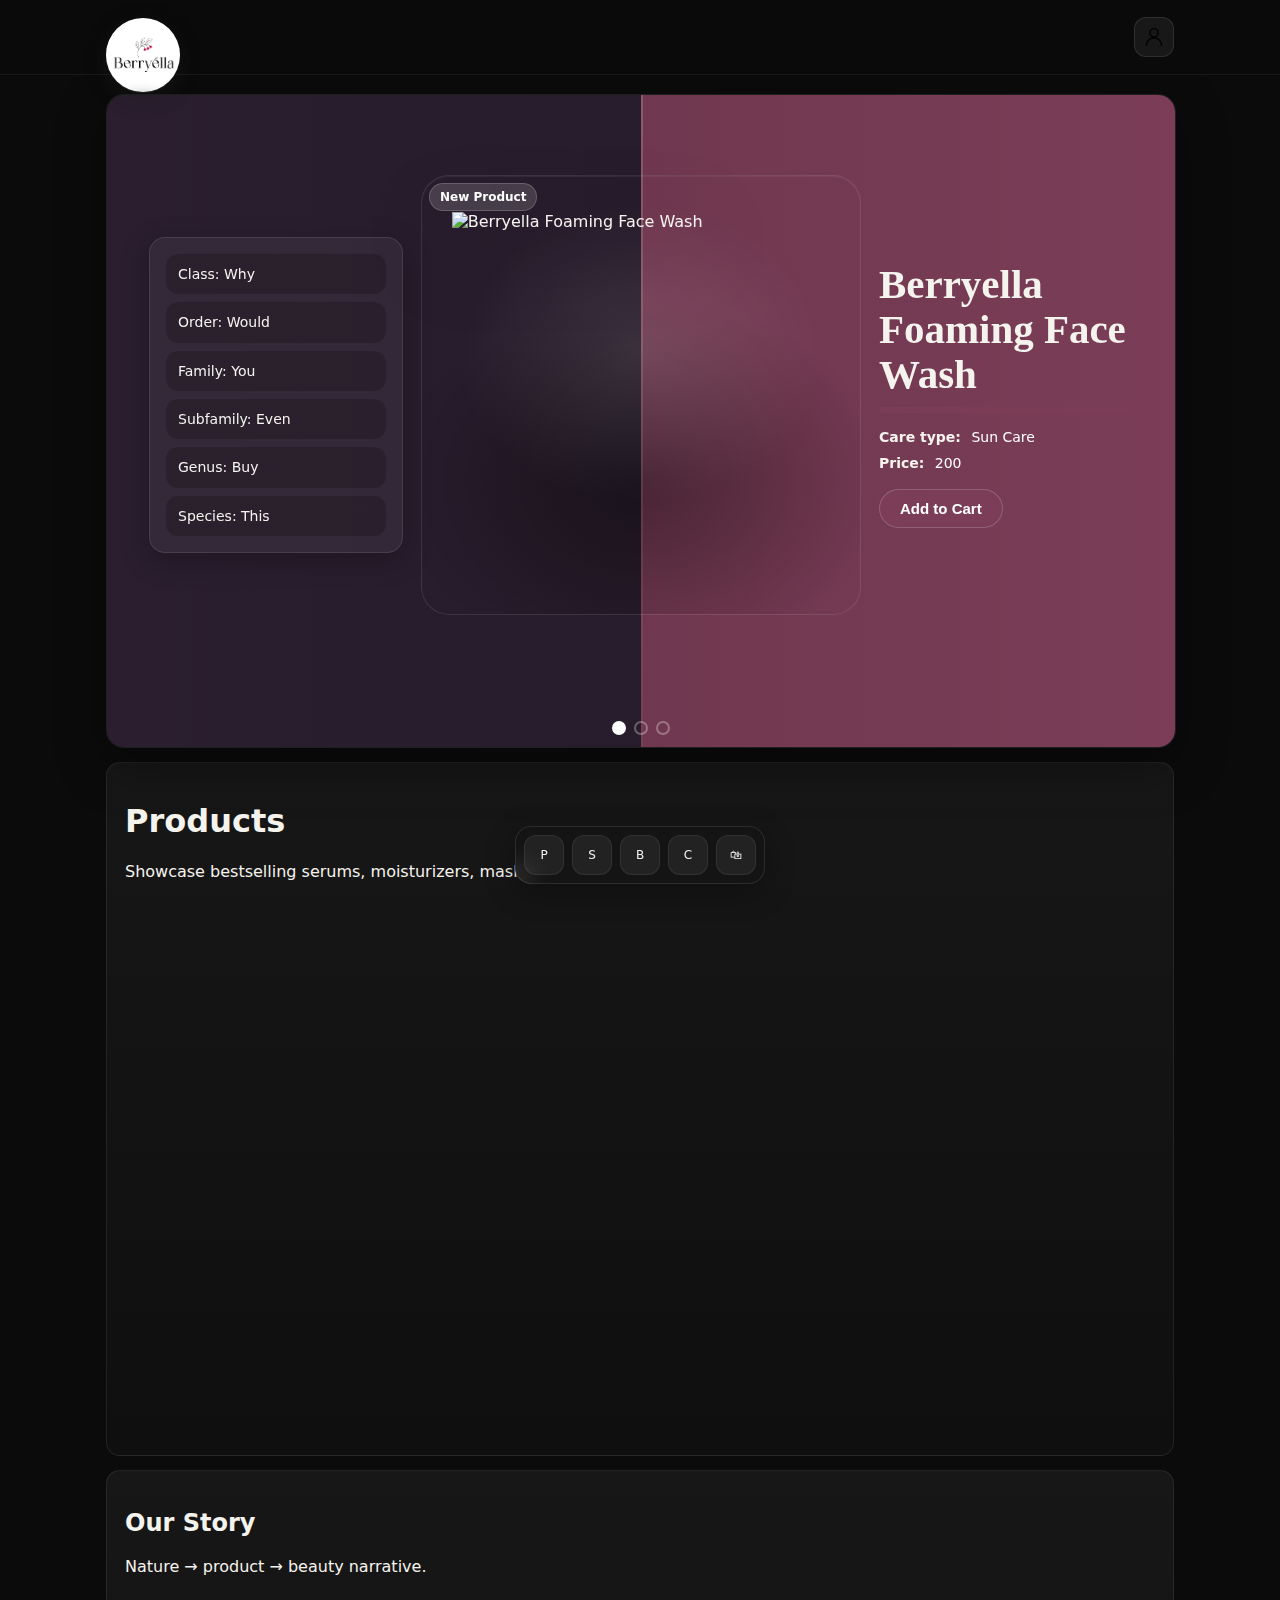
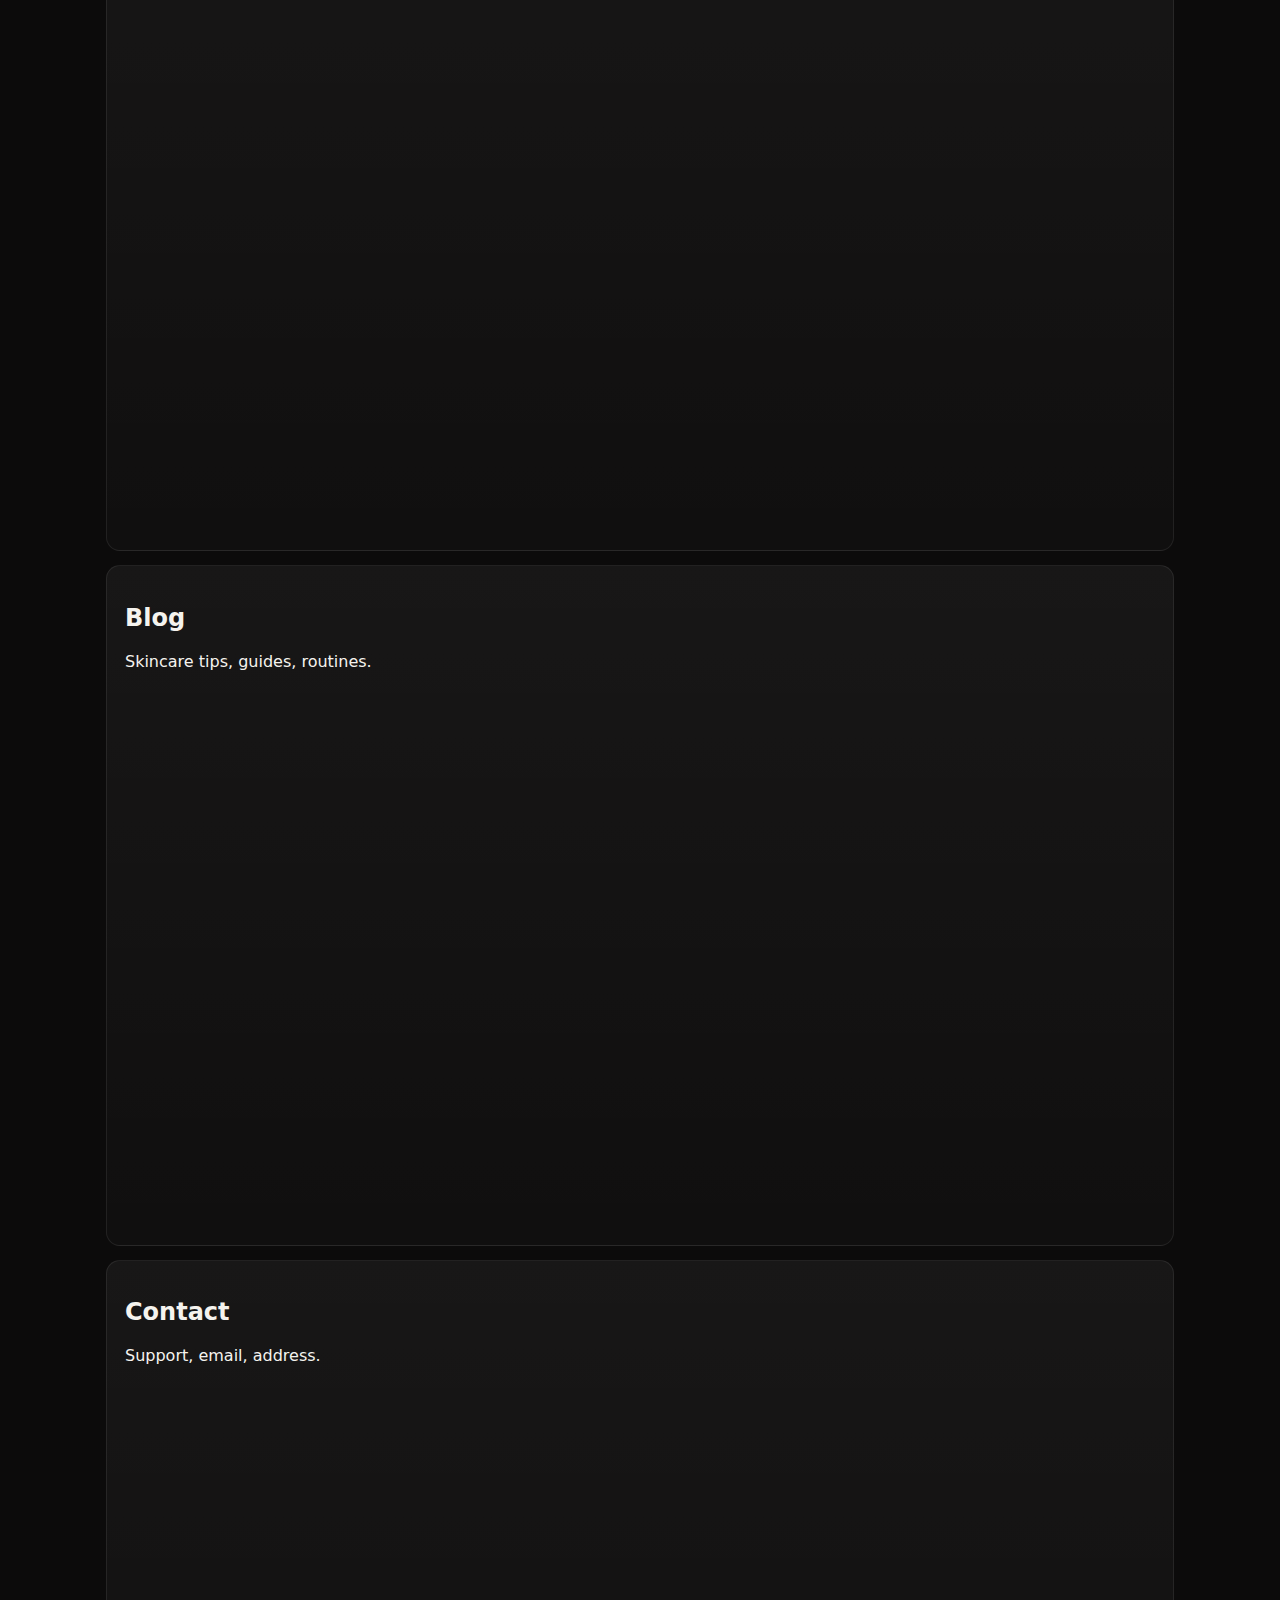
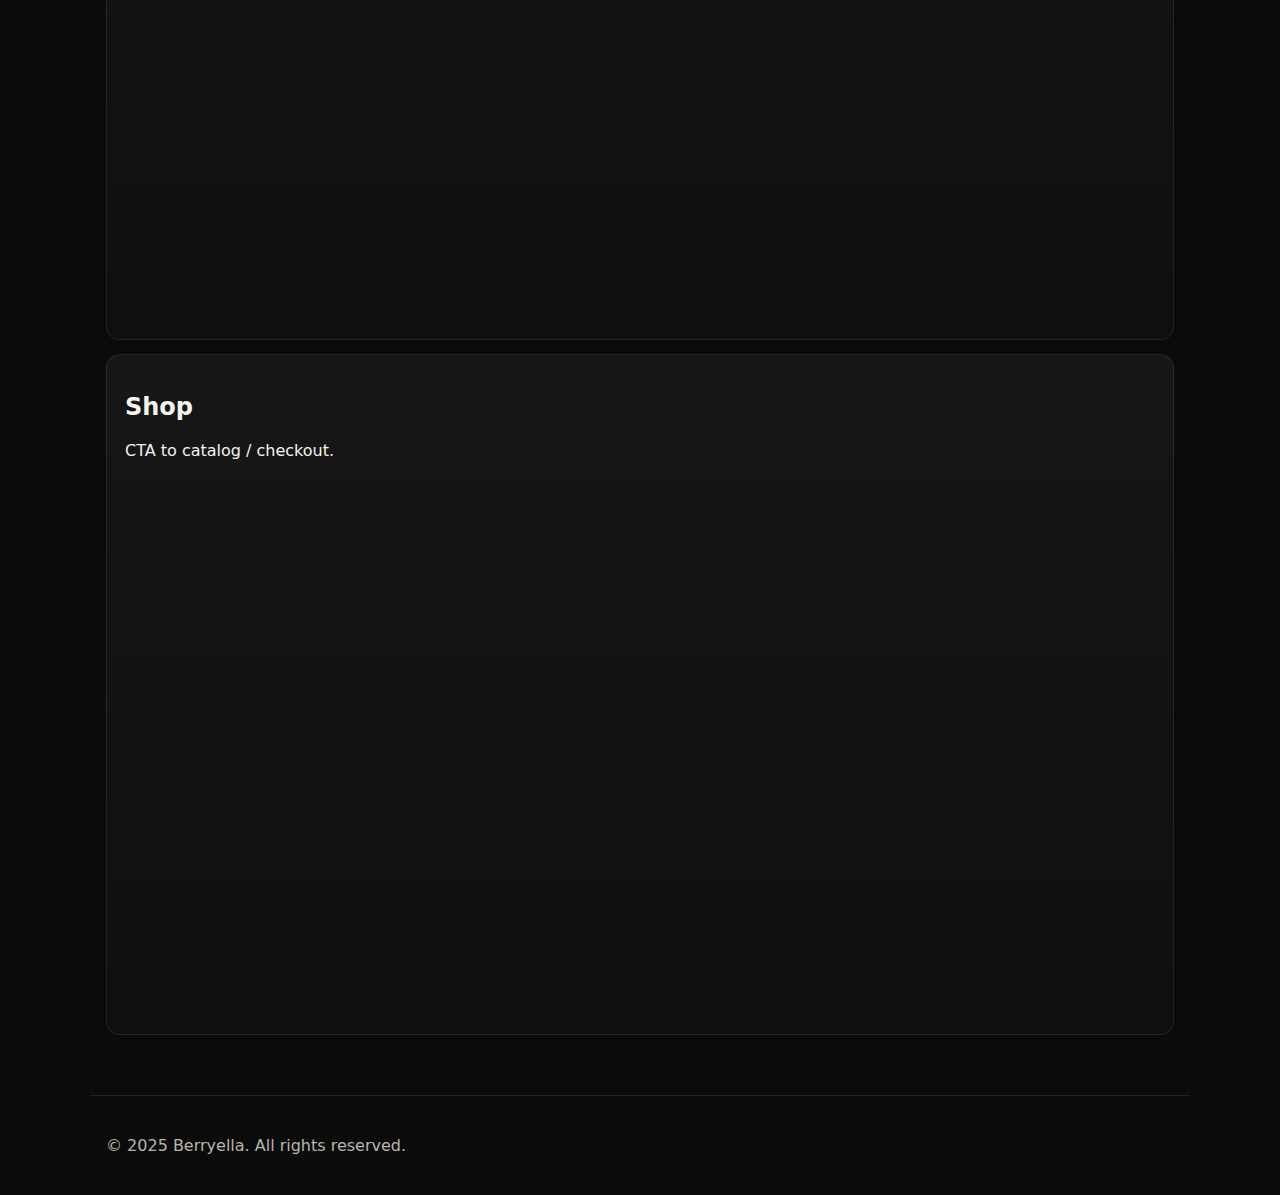
<file: header.html>
<!doctype html>
<html lang="en">
<head>
<meta charset="utf-8" />
<meta name="viewport" content="width=device-width, initial-scale=1" />
<title>Berryella – Fixed Header + Bottom Floating Dock + Profile Menu</title>
<style>
  :root{
    --bg: #0c0b0b;
    --fg: #f5f3ee;
    --muted:#b9b4ac;
    --accent:#c8a27b;
    --shadow: 0 10px 30px rgba(0,0,0,.25);
    --max-w: 1100px;
    --pad: 16px;
    --radius: 14px;
    --header-h: 70px;           /* header height */

    /* logo */
    --logo-size: 74px;
    --logo-overlap: 18px;
    --tiltX: 0deg;
    --tiltY: 0deg;

    /* bottom dock */
    --dock-gap: 8px;
    --dock-pad: 8px;
    --dock-radius: 16px;
    --dock-bottom: 16px;
    --dock-bg: rgba(20,20,20,.55);
    --dock-border: rgba(255,255,255,.10);
    --dock-blur: 10px;
    --dock-item: 40px;
    --dock-active: var(--accent);

    /* profile dropdown */
    --dd-bg: rgba(20,20,20,.70);
    --dd-border: rgba(255,255,255,.12);
    --dd-blur: 10px;
  }

  *{box-sizing:border-box}
  html,body{height:100%}
  body{
    margin:0;
    background:var(--bg);
    color:var(--fg);
    font-family:Inter,system-ui,Segoe UI,Roboto,Helvetica,Arial,sans-serif;
    padding-top: var(--header-h); /* space for fixed header */
  }
  a{color:inherit;text-decoration:none}
  img{display:block;max-width:100%;height:auto}

  /* ===== Fixed Header ===== */
  .site-header{
    position: fixed; top: 0; left: 0; right: 0;
    z-index: 70;
    backdrop-filter: blur(10px);
    -webkit-backdrop-filter: blur(10px);
    background: color-mix(in oklab, var(--bg) 86%, transparent);
    border-bottom: 1px solid rgba(255,255,255,.06);
    transition: background .25s ease, box-shadow .25s ease;
    overflow: visible;
  }
  .scrolled .site-header{ background: color-mix(in oklab, var(--bg) 92%, transparent); box-shadow: var(--shadow); }

  .nav-wrap{
    max-width: var(--max-w);
    margin-inline: auto;
    min-height: var(--header-h);
    padding: 0 var(--pad);
    display: grid;
    grid-template-columns: auto 1fr auto; /* brand | spacer | profile */
    align-items: center;
    gap: 12px;
    perspective: 700px;
    position: relative;
  }

  .brand{ display:flex; align-items:center; gap:12px; position:relative; }

  /* 3D pop-out logo */
  .logo-3d{
    position: relative;
    width: var(--logo-size);
    height: var(--logo-size);
    border-radius: 50%;
    background: #fff;
    display: grid;
    place-items: center;
    overflow: hidden;
    transform: translateY(var(--logo-overlap)) rotateX(var(--tiltX)) rotateY(var(--tiltY)) translateZ(0);
    transform-style: preserve-3d;
    will-change: transform, filter;
    filter:
      drop-shadow(0 6px 10px rgba(0,0,0,.42))
      drop-shadow(0 1px 0 rgba(255,255,255,.15));
  }
  .logo-3d img{ width:92%; height:92%; object-fit:contain; transform: translateZ(20px); }
  .logo-3d::before{
    content:""; position:absolute; inset:0; border-radius:50%;
    background:
      radial-gradient(120% 120% at 30% 25%, rgba(255,255,255,.35), rgba(255,255,255,0) 60%),
      radial-gradient(120% 120% at 70% 80%, rgba(255,255,255,.08), rgba(255,255,255,0) 55%);
    pointer-events:none; mix-blend-mode: screen;
  }
  .logo-3d::after{
    content:""; position:absolute; left:50%; bottom:-18px; width:78%; height:18px; translate:-50% 0;
    border-radius:999px; background:radial-gradient(60% 100% at 50% 50%, rgba(0,0,0,.45), rgba(0,0,0,0) 70%);
    filter: blur(6px); pointer-events:none; z-index:-1;
  }
  @media (max-width:600px){
    :root{ --logo-size:62px; --logo-overlap:14px; }
  }

  /* ===== Profile icon + dropdown ===== */
  .profile{
    justify-self: end;
    position: relative;
  }
  .profile-btn{
    display: grid; place-items:center;
    width: 40px; height: 40px;
    border-radius: 12px;
    background: rgba(255,255,255,.06);
    border: 1px solid rgba(255,255,255,.10);
    cursor: pointer;
    transition: transform .18s ease, background .18s ease, border-color .18s ease, box-shadow .18s ease;
  }
  .profile-btn:hover{ transform: translateY(-1px); background: rgba(255,255,255,.10); }
  .profile-btn:focus-visible{ outline: 2px solid var(--accent); outline-offset: 2px; }

  .profile-btn svg{ width: 20px; height: 20px; display:block; }

  .dropdown{
    position: absolute;
    top: calc(100% + 10px);
    right: 0;
    min-width: 200px;
    padding: 10px;
    border-radius: 14px;
    background: var(--dd-bg);
    border: 1px solid var(--dd-border);
    backdrop-filter: blur(var(--dd-blur));
    -webkit-backdrop-filter: blur(var(--dd-blur));
    box-shadow: 0 10px 30px rgba(0,0,0,.35);
    opacity: 0; transform: translateY(-6px) scale(0.98);
    pointer-events: none;
    transition: opacity .16s ease, transform .16s ease;
    z-index: 80; /* above header */
  }
  .dropdown.open{ opacity: 1; transform: translateY(0) scale(1); pointer-events: auto; }

  .dropdown a{
    display: block;
    padding: 10px 12px;
    border-radius: 10px;
    color: var(--fg);
    background: transparent;
    border: 1px solid transparent;
    font-size: 14px;
    transition: background .15s ease, border-color .15s ease;
  }
  .dropdown a:hover{
    background: rgba(255,255,255,.08);
    border-color: rgba(255,255,255,.10);
  }

  /* ===== Bottom-center floating dock ===== */
  .float-dock{
    position: fixed;
    left: 50%;
    transform: translateX(-50%);
    bottom: var(--dock-bottom);
    z-index: 60;
    display: grid;
    grid-auto-flow: column;
    gap: var(--dock-gap);
    padding: var(--dock-pad);
    border-radius: var(--dock-radius);
    backdrop-filter: blur(var(--dock-blur));
    -webkit-backdrop-filter: blur(var(--dock-blur));
    background: var(--dock-bg);
    border: 1px solid var(--dock-border);
    box-shadow: 0 8px 30px rgba(0,0,0,.30);
  }
  .float-dock a{
    display: grid; place-items: center;
    width: var(--dock-item); height: var(--dock-item);
    border-radius: 12px;
    background: rgba(255,255,255,.06);
    border: 1px solid rgba(255,255,255,.08);
    color: var(--fg);
    font-size: 12px;
    line-height: 1; text-align:center;
    transition: transform .18s ease, background .18s ease, border-color .18s ease, box-shadow .18s ease;
  }
  .float-dock a:hover{ transform: translateY(-2px); background: rgba(255,255,255,.10); }
  .float-dock a.active{
    border-color: var(--dock-active);
    box-shadow: 0 0 0 2px color-mix(in oklab, var(--dock-active) 40%, transparent) inset;
  }
  @media (max-width: 900px){
    :root{ --dock-item: 46px; --dock-radius: 18px; }
  }

  /* ===== Demo content ===== */
  .hero{ max-width: var(--max-w); margin:24px auto; padding-inline: var(--pad); display:grid; gap:14px; }
  .card{
    border:1px solid rgba(255,255,255,.08);
    background:linear-gradient(180deg,rgba(255,255,255,.05),rgba(255,255,255,.02));
    border-radius: var(--radius);
    padding:18px;
  }
  .section{ scroll-margin-top: calc(var(--header-h) + 24px); }

  footer{
    max-width: var(--max-w); margin: 60px auto 0; padding: 24px var(--pad);
    color: var(--muted);
    border-top: 1px solid rgba(255,255,255,.1);
  }
</style>
<script type="module" src="./berryella-product-highlight/berryella-product-slider.js"></script>

</head>
<body>
  <!-- FIXED HEADER -->
  <header class="site-header" id="header">
    <div class="nav-wrap">
      <!-- Left: Brand + 3D logo -->
      <a href="/" class="brand" aria-label="Berryella home">
        <div class="logo-3d" id="logo3d">
          <img src="./assets/images/berryella.webp" alt="Berryella logo">
        </div>
      </a>

      <!-- Middle spacer -->
      <div></div>

      <!-- Right: Profile icon + dropdown -->
      <div class="profile">
        <button class="profile-btn" id="profileBtn" aria-haspopup="menu" aria-expanded="false" aria-controls="profileMenu" title="Account">
          <!-- simple user icon (inline svg) -->
          <svg viewBox="0 0 24 24" fill="none" aria-hidden="true">
            <path d="M12 12c2.761 0 5-2.239 5-5s-2.239-5-5-5-5 2.239-5 5 2.239 5 5 5Z" stroke="currentColor" stroke-width="1.6"/>
            <path d="M21 22a9 9 0 0 0-18 0" stroke="currentColor" stroke-width="1.6" stroke-linecap="round"/>
          </svg>
        </button>
        <nav class="dropdown" id="profileMenu" role="menu" aria-label="Account menu">
          <a href="/login" role="menuitem">Log in</a>
          <a href="/register" role="menuitem">Register</a>
        </nav>
      </div>
    </div>
  </header>

  <!-- BOTTOM-CENTER FLOATING DOCK -->
  <nav class="float-dock" aria-label="Floating navigation" id="floatDock">
    <a href="#products" data-label="Products" id="fm-products" aria-label="Products">P</a>
    <a href="#story" data-label="Our Story" id="fm-story" aria-label="Our Story">S</a>
    <a href="#blog" data-label="Blog" id="fm-blog" aria-label="Blog">B</a>
    <a href="#contact" data-label="Contact" id="fm-contact" aria-label="Contact">C</a>
    <a href="#shop" data-label="Shop" id="fm-shop" aria-label="Shop">🛍</a>
  </nav>

  <!-- CONTENT / SECTIONS -->
  <main class="hero">

    <berryella-product-slider
    style="max-width:1100px;margin:auto"
    data='[
        {
        "title":"Berryella Foaming Face Wash",
        "careType":"Sun Care",
        "price":"200",
        "image":"http://127.0.0.1:5500/berryella/assets/images/Cream%20and%20Brown%20Minimalist%20Skincare%20Mockup%20Instagram%20Post.png",
        "leftColor":"#2a1e2f",
        "rightColor":"#7b3d57",
        "badge":"New Product",
        "classification":{"Class":"Why","Order":"Would","Family":"You","Subfamily":"Even","Genus":"Buy","Species":"This"}
        },
        {
        "title":"Vitamin-C",
        "careType":"Your Hair",
        "price":"300",
        "image":"http://127.0.0.1:5500/berryella/assets/images/Orange%20and%20Peach%20Modern%20Minimalist%20Seasonal%20Skincare%20Tips%20Instagram%20Post.png",
        "leftColor":"#F39F9F",
        "rightColor":" #FFC29B",
        "badge":"New Product",
        "classification":{"Class":"Seriously","Order":"These","Family":"Things","Subfamily":"Are","Genus":"Pretty","Species":"Creepy"}
        },
        {
        "title": "Nastious Maximus",
        "careType": "Your Face",
        "price": "400",
        "image": "http://127.0.0.1:5500/berryella/assets/images/Brown%20White%20Elegant%20Neutral%20Branding%20Inclusive%20Skincare%20Mockup%20Instagram%20Post.png",
        "leftColor":  "#696FC7",
        "rightColor": "#A7AAE1",
        "badge": "New Product",
        "classification": {"Class":"Seriously","Order":"These","Family":"Things","Subfamily":"Are","Genus":"Pretty","Species":"Creepy"}
        }
        
    ]'>
</berryella-product-slider>


    <section class="card section" id="products">
      <h1>Products</h1>
      <p>Showcase bestselling serums, moisturizers, masks.</p>
      <div style="height:60vh">
      
      </div>
    </section>

    <section class="card section" id="story">
      <h2>Our Story</h2>
      <p>Nature → product → beauty narrative.</p>
      <div style="height:60vh"></div>
    </section>

    <section class="card section" id="blog">
      <h2>Blog</h2>
      <p>Skincare tips, guides, routines.</p>
      <div style="height:60vh"></div>
    </section>

    <section class="card section" id="contact">
      <h2>Contact</h2>
      <p>Support, email, address.</p>
      <div style="height:60vh"></div>
    </section>

    <section class="card section" id="shop">
      <h2>Shop</h2>
      <p>CTA to catalog / checkout.</p>
      <div style="height:60vh"></div>
    </section>
  </main>

  <footer id="footer">
    <p>&copy; 2025 Berryella. All rights reserved.</p>
  </footer>

<script>
  // Header depth cue
  window.addEventListener('scroll', () => {
    document.body.classList.toggle('scrolled', window.scrollY > 4);
  });

  // Optional: gentle mouse-tilt for the logo (desktop only)
  const logo = document.getElementById('logo3d');
  if (matchMedia('(hover:hover)').matches && logo){
    const maxTilt = 8;
    const setTilt = (x,y) => {
      logo.style.setProperty('--tiltX', `${x}deg`);
      logo.style.setProperty('--tiltY', `${y}deg`);
    };
    const reset = () => setTilt(0,0);
    logo.addEventListener('mousemove', (e) => {
      const r = logo.getBoundingClientRect();
      const dx = ((e.clientX - (r.left + r.width/2)) / (r.width/2));
      const dy = ((e.clientY - (r.top + r.height/2)) / (r.height/2));
      const rx = (dy * maxTilt).toFixed(2);
      const ry = (-dx * maxTilt).toFixed(2);
      setTilt(rx, ry);
    });
    logo.addEventListener('mouseleave', reset);
    logo.addEventListener('blur', reset);
  }

  // Floating dock: smooth scroll
  const byId = (id) => document.getElementById(id);
  document.getElementById('floatDock')?.addEventListener('click', (e) => {
    const a = e.target.closest('a[href^="#"]');
    if (!a) return;
    const id = a.getAttribute('href').slice(1);
    const el = byId(id);
    if (el){
      e.preventDefault();
      el.scrollIntoView({ behavior:'smooth', block:'start' });
    }
  });

  // Scrollspy highlight
  const map = [
    ['products','fm-products'],
    ['story','fm-story'],
    ['blog','fm-blog'],
    ['contact','fm-contact'],
    ['shop','fm-shop'],
  ];
  const links = map.map(([sid,lid]) => [sid, byId(lid)]);
  const sections = map.map(([sid]) => byId(sid));
  const activate = (id) => links.forEach(([sid, el]) => el && el.classList.toggle('active', sid === id));

  const io = new IntersectionObserver((entries) => {
    entries.forEach(entry => { if (entry.isIntersecting) activate(entry.target.id); });
  }, { rootMargin: '-40% 0px -50% 0px', threshold: 0.01 });
  sections.forEach(sec => sec && io.observe(sec));

  // Prevent dock overlapping footer: lift when footer visible
  const dock = document.getElementById('floatDock');
  const footer = document.getElementById('footer');
  const liftObserver = new IntersectionObserver((entries) => {
    const entry = entries[0];
    if (!entry) return;
    if (entry.isIntersecting){
      const overlap = Math.max(0, window.innerHeight - entry.boundingClientRect.top);
      const offset = Math.min(overlap + 16, entry.boundingClientRect.height + 24);
      dock.style.bottom = `calc(var(--dock-bottom) + ${Math.ceil(offset)}px)`;
    } else {
      dock.style.bottom = `var(--dock-bottom)`;
    }
  }, { threshold: [0, 0.01, 0.1, 0.25, 0.5, 0.75, 1] });
  if (footer) liftObserver.observe(footer);

  // ===== Profile dropdown behavior =====
  const profileBtn = document.getElementById('profileBtn');
  const profileMenu = document.getElementById('profileMenu');

  const closeMenu = () => {
    profileMenu.classList.remove('open');
    profileBtn.setAttribute('aria-expanded', 'false');
  };
  const openMenu = () => {
    profileMenu.classList.add('open');
    profileBtn.setAttribute('aria-expanded', 'true');
  };

  // Toggle on button click
  profileBtn.addEventListener('click', (e) => {
    e.stopPropagation();
    const isOpen = profileMenu.classList.contains('open');
    isOpen ? closeMenu() : openMenu();
  });

  // Click outside to close
  document.addEventListener('click', (e) => {
    if (!profileMenu.classList.contains('open')) return;
    if (!profileMenu.contains(e.target) && !profileBtn.contains(e.target)) {
      closeMenu();
    }
  });

  // ESC to close, basic keyboard support
  document.addEventListener('keydown', (e) => {
    if (e.key === 'Escape') closeMenu();
    if (e.key === 'ArrowDown' && profileMenu.classList.contains('open')) {
      e.preventDefault();
      const first = profileMenu.querySelector('a');
      first && first.focus();
    }
  });

  // Close after selecting a link
  profileMenu.addEventListener('click', (e) => {
    if (e.target.matches('a')) closeMenu();
  });
</script>
</body>
</html>
</file>
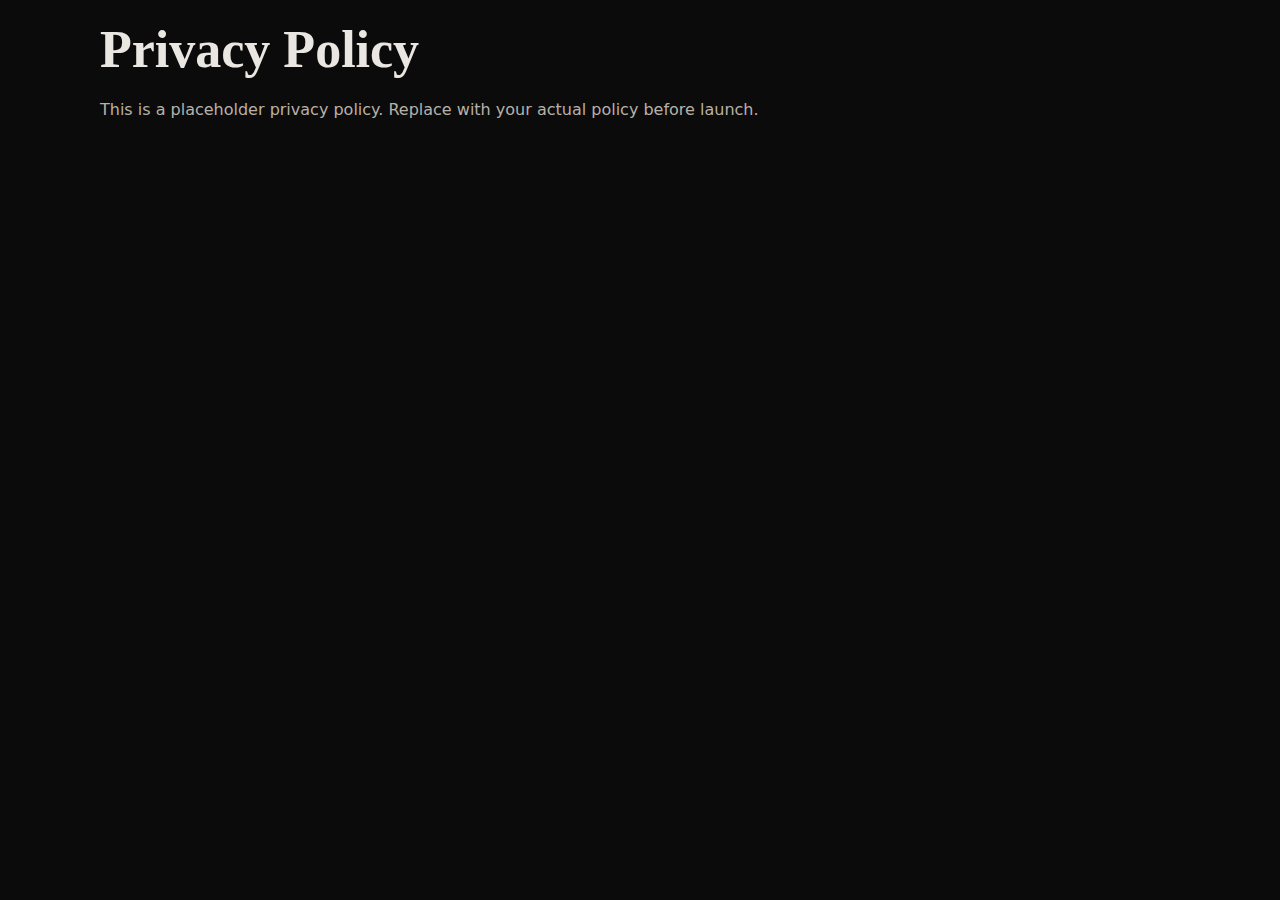
<file: privacy.html>
<!doctype html><html lang="en"><head>
<meta charset="utf-8"><meta name="viewport" content="width=device-width, initial-scale=1">
<title>Privacy Policy — Berryella</title>
<link rel="canonical" href="https://berryella.bydeb.in//privacy.html" />
<link rel="stylesheet" href="/styles.css" />
</head><body class="container">
<h1>Privacy Policy</h1>
<p>This is a placeholder privacy policy. Replace with your actual policy before launch.</p>
</body></html>
</file>
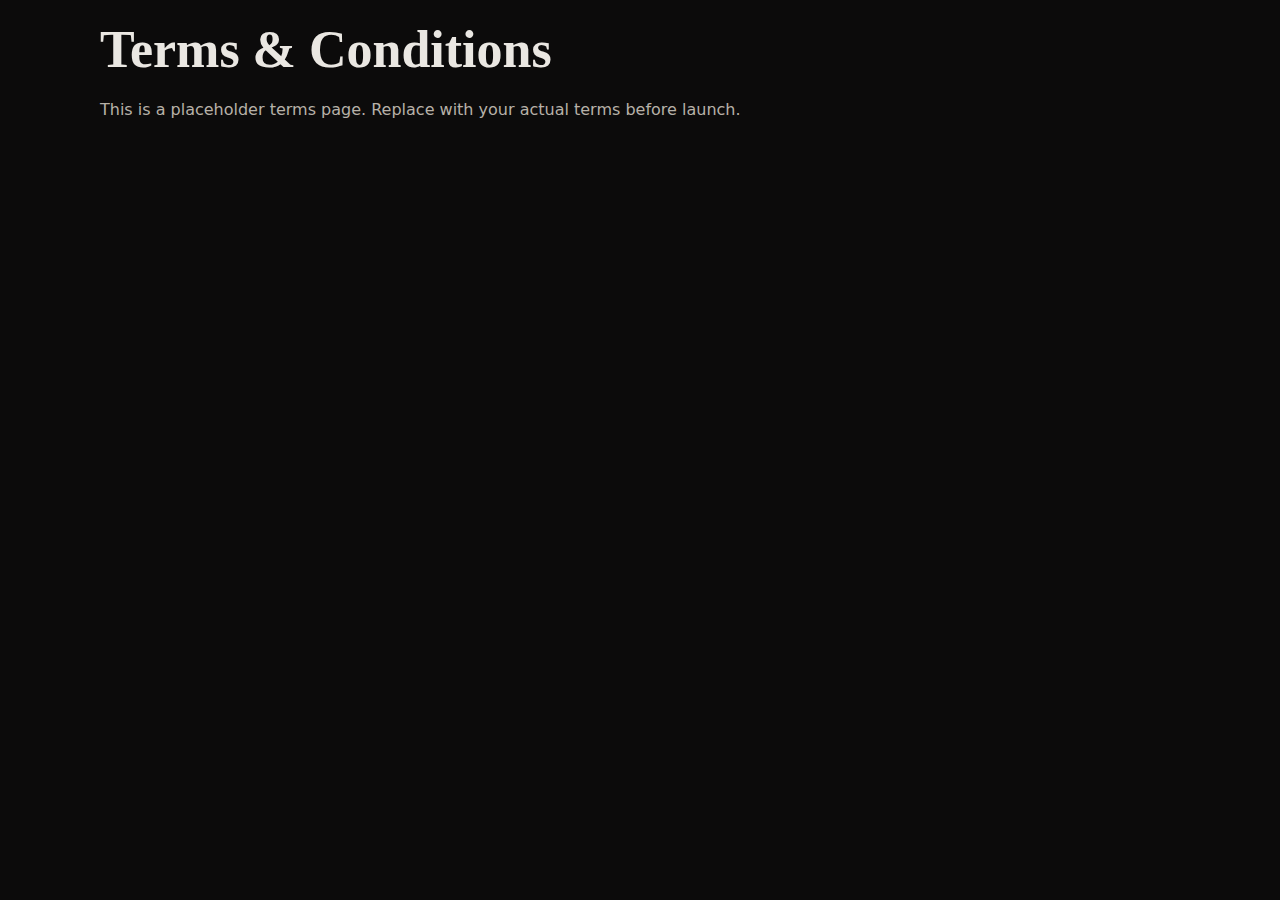
<file: terms.html>
<!doctype html><html lang="en"><head>
<meta charset="utf-8"><meta name="viewport" content="width=device-width, initial-scale=1">
<title>Terms — Berryella</title>
<link rel="canonical" href="https://berryella.bydeb.in//terms.html" />
<link rel="stylesheet" href="/styles.css" />
</head><body class="container">
<h1>Terms & Conditions</h1>
<p>This is a placeholder terms page. Replace with your actual terms before launch.</p>
</body></html>
</file>
<file: styles.css>
:root{
  --bg:#0c0b0b;
  --fg:#eae7e2;
  --muted:#b7b1a8;
  --accent:#c8a27b; /* warm gold */
}
*{box-sizing:border-box}
html,body{margin:0;padding:0;background:var(--bg);color:var(--fg);font-family:Inter,system-ui,Segoe UI,Roboto,Helvetica,Arial,sans-serif}
h1,h2,h3{font-family:Playfair Display,serif;line-height:1.15;margin:0 0 .5rem}
h1{font-size:clamp(2rem,5vw,3.25rem)}
h2{font-size:clamp(1.5rem,3.5vw,2.25rem)}
h3{font-size:1.25rem}
p{color:var(--muted);line-height:1.7}
a{color:var(--fg);text-decoration:none}
.container{max-width:1120px;margin-inline:auto;padding:1.25rem}
.small{font-size:.9rem;color:var(--muted)}
.btn{display:inline-block;padding:.85rem 1.25rem;border:1px solid var(--accent);border-radius:999px;color:var(--bg);background:var(--accent);font-weight:600}
.site-header{position:sticky;top:0;background:rgba(12,11,11,.6);backdrop-filter:blur(10px)}
.nav{display:flex;align-items:center;justify-content:space-between;gap:1rem}
.logo{font-family:Playfair Display,serif;font-size:1.25rem;letter-spacing:.5px}
.menu{display:flex;gap:1rem;list-style:none;margin:0;padding:0}
.hero{display:grid;grid-template-columns:1.2fr .8fr;align-items:center;gap:2rem;min-height:70vh}
.hero picture, .hero img{width:100%;height:auto;border-radius:16px;object-fit:cover}
.grid{display:grid;grid-template-columns:repeat(3,1fr);gap:1.25rem}
.card{background:linear-gradient(180deg,rgba(255,255,255,.06),rgba(255,255,255,.03));border:1px solid rgba(255,255,255,.08);border-radius:16px;padding:1rem}
.card img{width:100%;height:auto;border-radius:12px;margin-bottom:.75rem}
.split{display:grid;grid-template-columns:1fr 1fr;gap:2rem;align-items:center;margin-top:3rem}
.contact form{display:grid;gap:.75rem;max-width:520px}
.contact input,.contact textarea{width:100%;padding:.8rem;border-radius:12px;border:1px solid rgba(255,255,255,.15);background:#141313;color:var(--fg)}
.footer{border-top:1px solid rgba(255,255,255,.1);margin-top:3rem}
.footer nav{display:inline-flex;gap:1rem;margin-left:1rem}
@media (max-width: 900px){
  .hero{grid-template-columns:1fr}
  .grid{grid-template-columns:1fr}
  .split{grid-template-columns:1fr}
}
</file>
